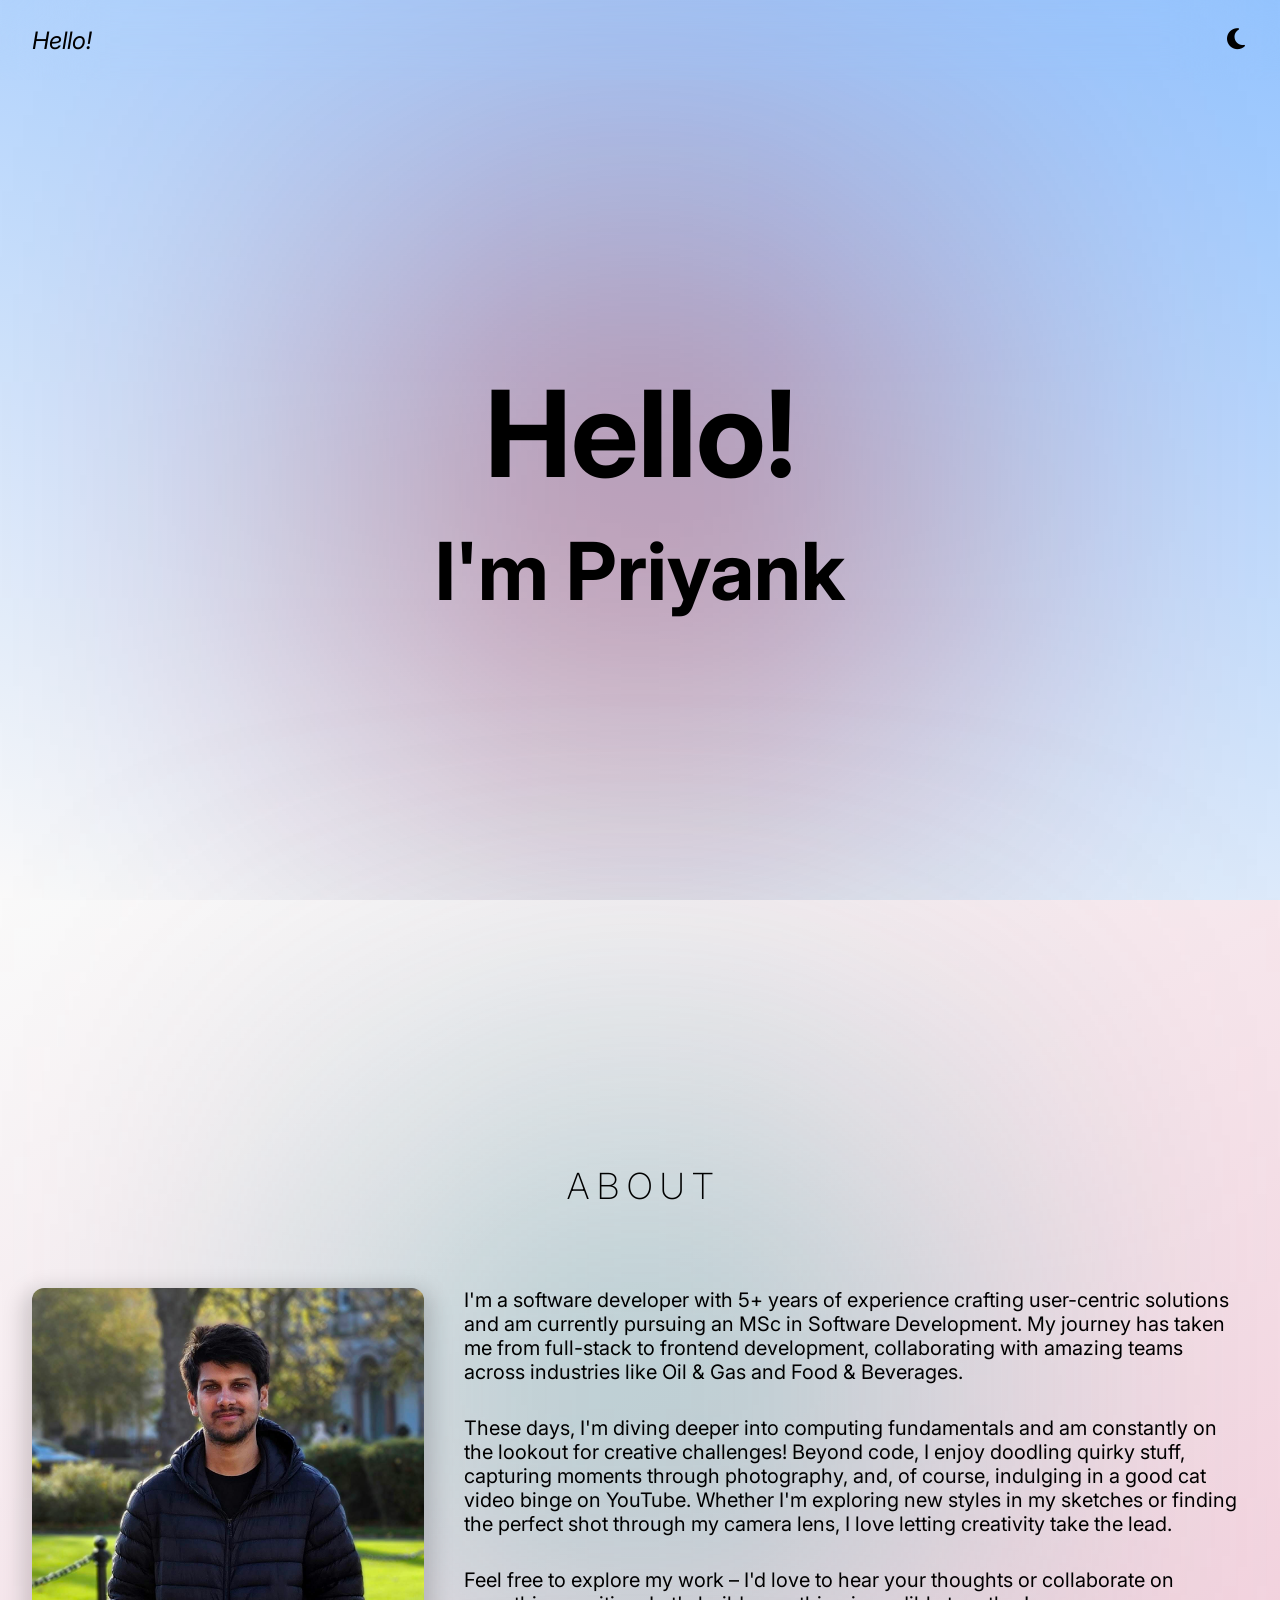
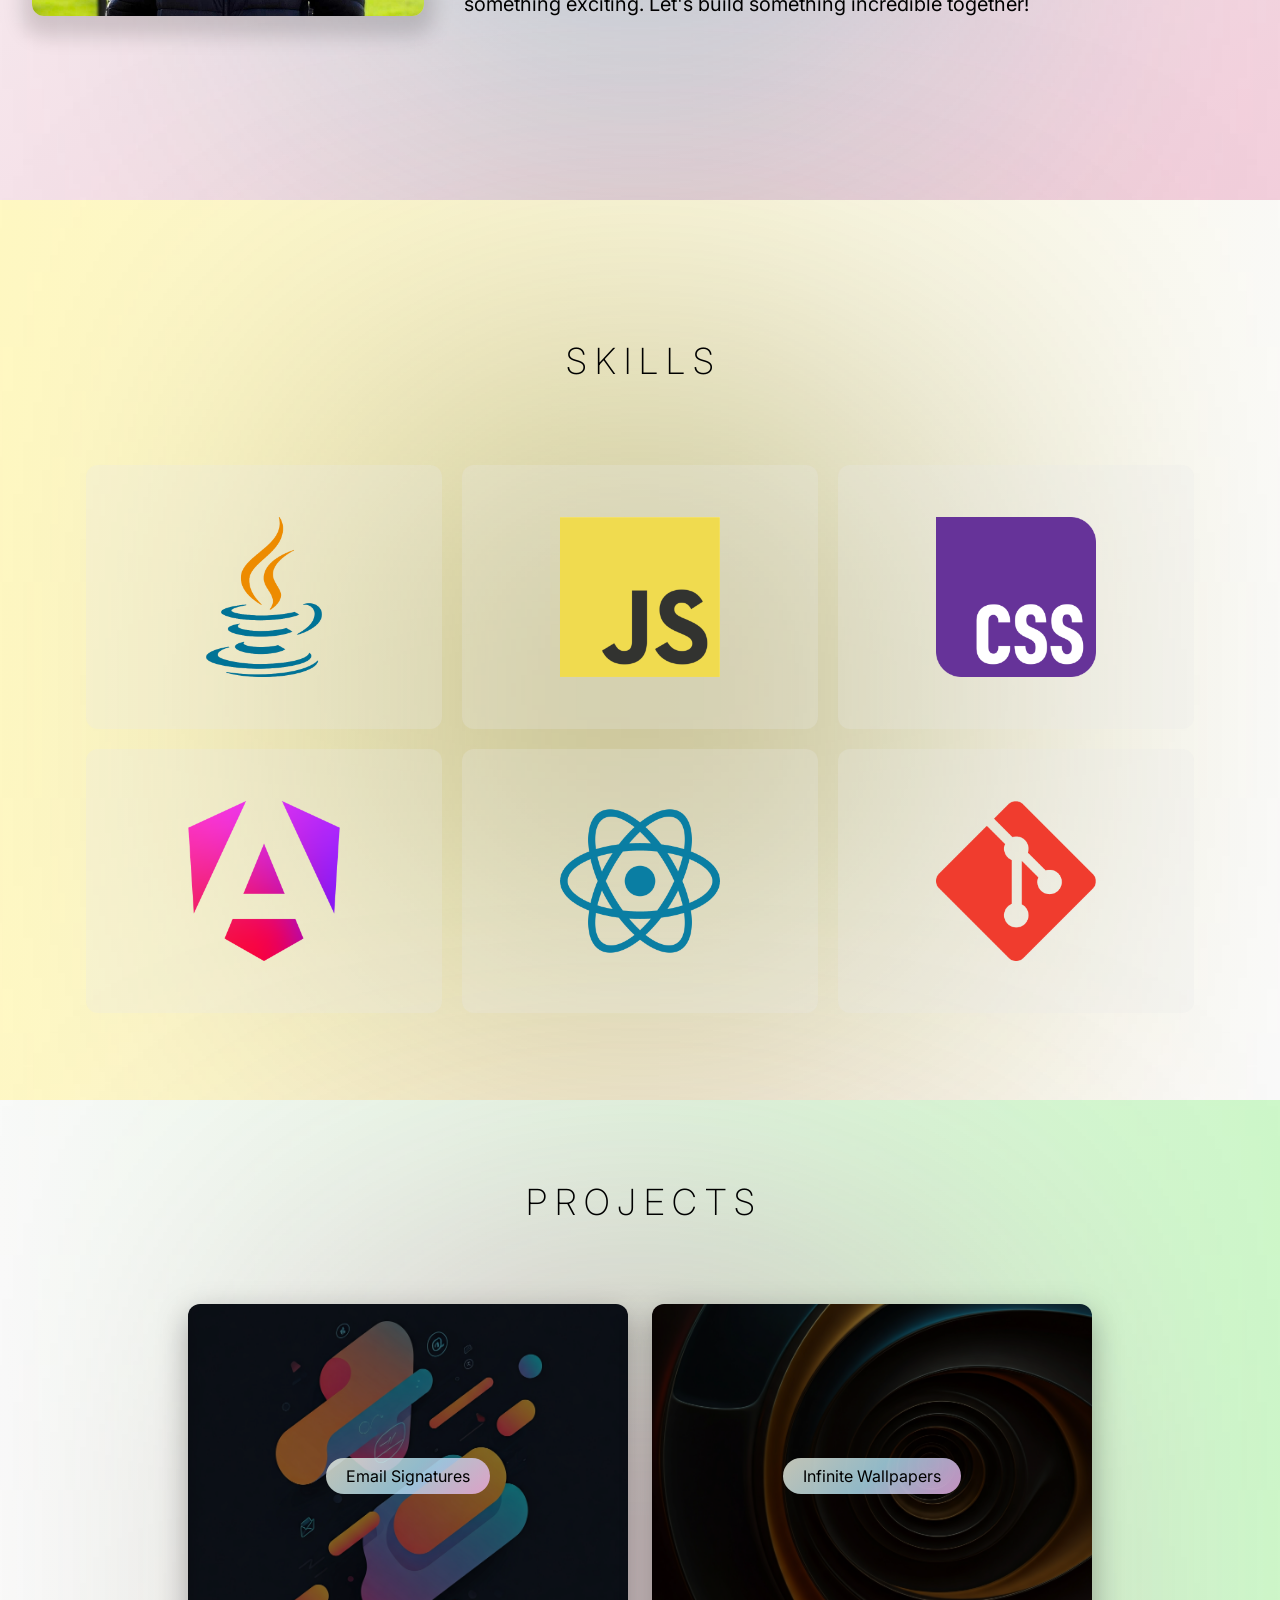
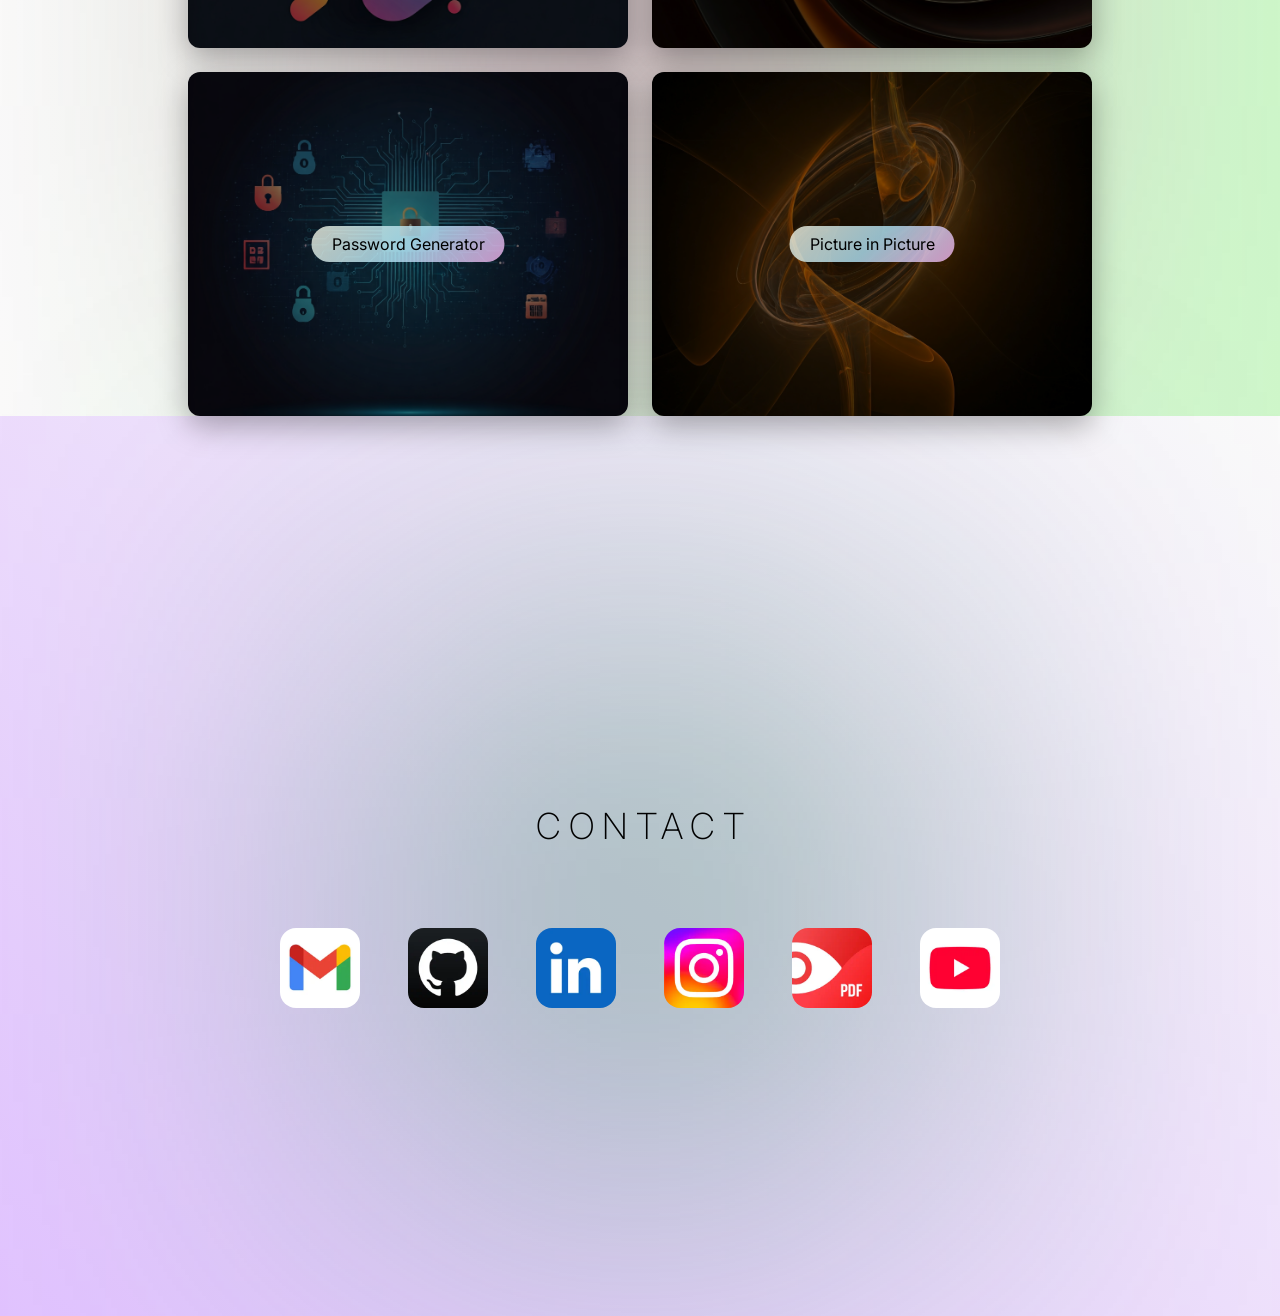
<file: v1/index.html>
<!DOCTYPE html>
<html lang="en">
  <head>
    <meta charset="UTF-8" />
    <meta name="viewport" content="width=device-width, initial-scale=1.0, minimum-scale=1.0" />
    <title>Priyank Patel</title>
    <link rel="icon" type="image/png" href="./favicon.png" />
    <link rel="stylesheet" href="https://cdnjs.cloudflare.com/ajax/libs/font-awesome/6.7.2/css/all.min.css" />
    <link rel="stylesheet" href="./style.css" />
  </head>
  <body>
    <!-- Detect touchscreen device -->
    <script type="text/javascript">
      if ('ontouchstart' in window || (window.DocumentTouch && document instanceof DocumentTouch)) {
        document.querySelector('body').classList.add('touch');
      }
    </script>

    <nav class="nav">
      <div class="menu">
        <a href="" class="home">Hello!</a>
        <ul>
          <li>
            <button type="button" id="theme-switch-button" title="Switch to dark mode">
              <i class="fa-solid fa-moon"></i>
            </button>
          </li>
        </ul>
      </div>
      <div class="blur"></div>
    </nav>

    <section class="hero-section">
      <div class="blob-container">
        <div class="blob-1"></div>
        <div class="blob-2"></div>
      </div>
      <div class="section-container">
        <div class="section-body">
          <h1 class="hello">
            <span>Hello!</span>
          </h1>
          <h2 class="introduction">I'm Priyank</h2>
        </div>
      </div>
      <button type="button" class="scroll-down-button hide" id="scroll-down-button" title="Scroll down">
        <img src="./images/scroll-down.gif" alt="Scroll down" />
      </button>
    </section>

    <section class="about-section" id="about-section">
      <div class="blob-container">
        <div class="blob-1"></div>
        <div class="blob-2"></div>
      </div>
      <div class="section-container">
        <div class="section-title">About</div>
        <div class="section-body">
          <div class="about-photo" id="about-photo">
            <img src="./assets/photo.jpg" alt="Profile photo" />
          </div>
          <div class="about-text" id="about-text">
            <p>
              I'm a software developer with 5+ years of experience crafting user-centric solutions and am currently
              pursuing an MSc in Software Development. My journey has taken me from full-stack to frontend development,
              collaborating with amazing teams across industries like Oil & Gas and Food & Beverages.
            </p>
            <p>
              These days, I'm diving deeper into computing fundamentals and am constantly on the lookout for creative
              challenges! Beyond code, I enjoy doodling quirky stuff, capturing moments through photography, and, of
              course, indulging in a good cat video binge on YouTube. Whether I'm exploring new styles in my sketches or
              finding the perfect shot through my camera lens, I love letting creativity take the lead.
            </p>
            <p>
              Feel free to explore my work – I'd love to hear your thoughts or collaborate on something exciting. Let's
              build something incredible together!
            </p>
          </div>
        </div>
      </div>
    </section>

    <section class="skills-section">
      <div class="blob-container">
        <div class="blob-1"></div>
        <div class="blob-2"></div>
      </div>
      <div class="section-container">
        <div class="section-title">Skills</div>
        <div class="section-body">
          <div class="skill-cards-container" id="skill-cards-container">
            <div class="skill-card java" title="Java">
              <div class="card-content">
                <a href="https://en.wikipedia.org/wiki/Java_(programming_language)" target="_blank">
                  <img src="./skills/java.png" alt="Java" />
                </a>
              </div>
            </div>
            <div class="skill-card javascript" title="JavaScript">
              <div class="card-content">
                <a href="https://en.wikipedia.org/wiki/JavaScript" target="_blank">
                  <img src="./skills/javascript.png" alt="JavaScript" />
                </a>
              </div>
            </div>
            <div class="skill-card css" title="CSS">
              <div class="card-content">
                <a href="https://en.wikipedia.org/wiki/CSS" target="_blank">
                  <img src="./skills/css.png" alt="CSS" />
                </a>
              </div>
            </div>
            <div class="skill-card angular" title="Angular">
              <div class="card-content">
                <a href="https://en.wikipedia.org/wiki/Angular_(web_framework)" target="_blank">
                  <img src="./skills/angular.png" alt="Angular" />
                </a>
              </div>
            </div>
            <div class="skill-card react" title="React">
              <div class="card-content">
                <a href="https://en.wikipedia.org/wiki/React_(software)" target="_blank">
                  <img src="./skills/react.png" alt="React" />
                </a>
              </div>
            </div>
            <div class="skill-card git" title="Git">
              <div class="card-content">
                <a href="https://en.wikipedia.org/wiki/Git" target="_blank">
                  <img src="./skills/git.png" alt="Git" />
                </a>
              </div>
            </div>
          </div>
        </div>
      </div>
    </section>

    <section class="projects-section">
      <div class="blob-container">
        <div class="blob-1"></div>
        <div class="blob-2"></div>
      </div>
      <div class="section-container">
        <div class="section-title">Projects</div>
        <div class="section-body">
          <div class="project-cards-container" id="project-cards-container">
            <div class="project-card">
              <a href="https://github.com/patel-priyank/Email-Signatures" target="_blank">
                <img src="./projects/email-signatures.jpg" alt="Email Signatures" />
                <span>Email Signatures</span>
                <div class="glare"></div>
              </a>
            </div>
            <div class="project-card">
              <a href="https://github.com/patel-priyank/Infinite-Wallpapers" target="_blank">
                <img src="./projects/infinite-wallpapers.jpg" alt="Infinite Wallpapers" />
                <span>Infinite Wallpapers</span>
                <div class="glare"></div>
              </a>
            </div>
            <div class="project-card">
              <a href="https://github.com/patel-priyank/Password-Generator" target="_blank">
                <img src="./projects/password-generator.jpg" alt="Password Generator" />
                <span>Password Generator</span>
                <div class="glare"></div>
              </a>
            </div>
            <div class="project-card">
              <a href="https://github.com/patel-priyank/Picture-In-Picture" target="_blank">
                <img src="./projects/picture-in-picture.jpg" alt="Picture in Picture" />
                <span>Picture in Picture</span>
                <div class="glare"></div>
              </a>
            </div>
          </div>
        </div>
      </div>
    </section>

    <section class="contact-section" id="contact-section">
      <div class="blob-container">
        <div class="blob-1"></div>
        <div class="blob-2"></div>
      </div>
      <div class="section-container">
        <div class="section-title">Contact</div>
        <div class="section-body">
          <a href="mailto:patel23priyank@gmail.com" target="_blank" title="Email">
            <span class="caption">Email</span>
            <img src="./contact/email.png" alt="Email" />
          </a>
          <a
            href="https://github.com/patel-priyank?tab=repositories&q=&type=&language=&sort=name"
            target="_blank"
            title="GitHub"
          >
            <span class="caption">GitHub</span>
            <img src="./contact/github.png" alt="GitHub" />
          </a>
          <a href="https://www.linkedin.com/in/patel23priyank/" target="_blank" title="LinkedIn">
            <span class="caption">LinkedIn</span>
            <img src="./contact/linkedin.png" alt="LinkedIn" />
          </a>
          <a href="https://www.instagram.com/_ig.priyank/" target="_blank" title="Instagram">
            <span class="caption">Instagram</span>
            <img src="./contact/instagram.png" alt="Instagram" />
          </a>
          <a href="./assets/cv-priyank.pdf" target="_blank" title="Curriculum Vitae">
            <span class="caption">Curriculum Vitae</span>
            <img src="./contact/curriculum-vitae.png" alt="Curriculum Vitae" />
          </a>
          <a href="https://www.youtube.com/watch?v=dQw4w9WgXcQ" target="_blank" title="YouTube">
            <span class="caption">YouTube</span>
            <img src="./contact/youtube.png" alt="YouTube" />
          </a>
        </div>
      </div>
    </section>

    <!-- Script -->
    <script src="./script.js"></script>
  </body>
</html>
</file>
<file: v1/style.css>
@import url('https://fonts.googleapis.com/css2?family=Inter:ital,opsz,wght@0,14..32,100..900;1,14..32,100..900&display=swap');

:root {
  --background: #fafafa;
  --blue: #479aff;
  --blue-alt: #94c4ff;
  --red: #db6b92;
  --red-alt: #f3cedb;
  --yellow: #ffea47;
  --yellow-alt: #fff8c2;
  --green: #6be75f;
  --green-alt: #cdf7c9;
  --purple: #a347ff;
  --purple-alt: #e1c2ff;
  --text: #000000;
  --card-glow-java: #ed8b00aa;
  --card-glow-javascript: #efda52aa;
  --card-glow-css: #663399aa;
  --card-glow-angular: #f50d4aaa;
  --card-glow-react: #0a7ea3aa;
  --card-glow-git: #f03c2faa;
  --card-background: #e6e6e640;
  --project-name-background: linear-gradient(135deg, #f2f3e2cc 0%, #b4e6f8cc 50%, #f4b3efcc 100%);
  --scroll-down-invert: 0;

  --hero-size-modifier: 1;
  --about-size-modifier: 1;
  --skills-size-modifier: 1;
  --projects-size-modifier: 1;
  --contact-size-modifier: 1;

  --max-width: 1320px;
  --width-padding: 0 2rem;
  --navbar-height: 5rem;
  --navbar-font-size: 1.5rem;
  --blob-size: min(40vh, 40vw);
  --blob-margin-x: calc(var(--blob-size) * 1.5);
  --blob-margin-y: calc(var(--blob-size) * 0.5);
  --blob-blur: 200px;
  --section-container-gap: 5rem;
  --section-title-font-size: 2.25rem;
  --hello-font-size: calc(7.5rem / var(--hero-size-modifier));
  --introduction-font-size: calc(var(--hello-font-size) / 1.5);
  --scroll-down-button-size: 2.5rem;
  --scroll-down-button-bottom-margin: 2.5rem;
  --about-section-columns: 1fr 2fr;
  --about-photo-border-radius: 12px;
  --about-text-align: start;
  --about-text-font-size: 1.25rem;
  --skill-cards-container-columns: repeat(3, 1fr);
  --skill-card-border-radius: 12px;
  --skill-card-height: calc(16.75rem / var(--skills-size-modifier));
  --skill-card-width: calc(22.5rem / var(--skills-size-modifier));
  --skill-card-link-padding: calc(3.25rem / var(--skills-size-modifier));
  --skill-card-glow-size: calc(var(--skill-card-width) * 0.75);
  --project-cards-container-columns: repeat(2, 1fr);
  --project-cards-container-gap: 1.5rem;
  --project-card-border-radius: 12px;
  --project-card-height: calc(21.5rem / var(--projects-size-modifier));
  --project-card-width: calc(27.5rem / var(--projects-size-modifier));
  --project-name-font-size: 1rem;
  --contact-icons-container-columns: repeat(6, 1fr);
  --contact-icons-gap: 3rem;
  --contact-icon-width: 5rem;
  --contact-icon-border-radius: 16px;
  --contact-caption-font-size: 1.25rem;
  --contact-caption-padding: 0.5rem 1rem;
  --contact-caption-border-radius: 8px;
  --contact-arrow-height: 15px;
  --contact-arrow-width: calc(var(--contact-arrow-height) * 2 / 3);
  --contact-arrow-bottom-margin: 115%;
}

[data-theme='dark'] {
  --background: #020202;
  --blue: #3b5b7f;
  --blue-alt: #081a42;
  --red: #9f3c5b;
  --red-alt: #9b3e56;
  --yellow: #b89c2f;
  --yellow-alt: #493a13;
  --green: #4c9b38;
  --green-alt: #2b5d26;
  --purple: #7f1dbf;
  --purple-alt: #5a0f9e;
  --text: #ffffff;
  --card-glow-java: #ed8b0077;
  --card-glow-javascript: #efdb5077;
  --card-glow-css: #66339977;
  --card-glow-angular: #f50d4a77;
  --card-glow-react: #0a7ea377;
  --card-glow-git: #f03c2f77;
  --card-background: #1a1a1a0d;
  --project-name-background: linear-gradient(135deg, #1c1d0ccc 0%, #07394bcc 50%, #4c0b46cc 100%);
  --scroll-down-invert: 1;
}

html {
  box-sizing: border-box;
  scroll-behavior: smooth;
}

body {
  margin: 0;
  min-height: 100svh;
  font-family: Inter, sans-serif;
  color: var(--text);
}

button {
  border: none;
  background: none;
  outline: none;
  cursor: pointer;
  padding: 0;
  color: var(--text);
}

a:link,
a:visited,
a:hover,
a:active {
  color: var(--text);
  outline: none;
  text-decoration: none;
}

/* Nav bar */

.nav {
  position: fixed;
  top: 0;
  left: 0;
  right: 0;
  height: var(--navbar-height);
  z-index: 100;
  max-width: var(--max-width);
  margin: 0 auto;
  padding: var(--width-padding);
}

.menu {
  display: flex;
  justify-content: space-between;
  align-items: center;
  z-index: 200;
  position: relative;
  height: var(--navbar-height);
  box-sizing: border-box;
}

.home {
  font-size: var(--navbar-font-size);
  font-style: italic;
}

.menu ul {
  margin: 0;
  padding: 0;
}

.menu li {
  display: inline-block;
  list-style: none;
  width: 1.5rem;
}

.menu li:not(:last-of-type) {
  margin-right: 1rem;
}

.menu button {
  font-size: var(--navbar-font-size);
  width: 100%;
}

.nav .blur {
  position: fixed;
  left: 0;
  top: 0;
  right: 0;
  height: var(--navbar-height);
  z-index: 150;
  backdrop-filter: blur(50px);
}

/* Blobs */

.blob-container {
  position: absolute;
  top: 50%;
  left: 50%;
  transform: translate(-50%, -50%);
  height: calc(var(--blob-margin-y) + var(--blob-size));
  width: calc(var(--blob-margin-x) + var(--blob-size));
  display: flex;
  align-items: center;
  justify-content: center;
  margin-top: calc(var(--navbar-height) / 2);
  filter: blur(var(--blob-blur));
}

.blob-1,
.blob-2 {
  position: absolute;
  height: var(--blob-size);
  width: var(--blob-size);
  mix-blend-mode: difference;
}

.blob-1 {
  animation: blob-1-anim 10s ease-in-out infinite;
}

.blob-2 {
  animation: blob-2-anim 10s ease-in-out infinite;
}

/* Sections */

section {
  min-height: 100svh;
  display: flex;
  align-items: center;
  justify-content: center;
  position: relative;
}

.section-container {
  z-index: 10;
  margin-top: var(--navbar-height);
  padding: var(--width-padding);
  text-align: center;
  max-width: var(--max-width);
  display: flex;
  flex-direction: column;
  gap: var(--section-container-gap);
}

.section-title {
  font-size: var(--section-title-font-size);
  text-transform: uppercase;
  letter-spacing: 0.5rem;
  font-weight: 200;
  margin-right: -0.5rem;
}

/* Hero section */

.hero-section {
  background: linear-gradient(196deg, var(--blue-alt) 0%, var(--background) 100%);
}

.hero-section .blob-1 {
  background-color: var(--yellow);
}

.hero-section .blob-2 {
  background-color: var(--green);
}

.hello {
  font-size: var(--hello-font-size);
  margin: 0;
  position: relative;
}

.introduction {
  font-size: var(--introduction-font-size);
  margin: 0;
  margin-top: 1rem;
}

.scroll-down-button {
  position: absolute;
  height: var(--scroll-down-button-size);
  bottom: var(--scroll-down-button-bottom-margin);
  opacity: 0.5;
}

.scroll-down-button.hide {
  opacity: 0;
  pointer-events: none;
  user-select: none;
}

.scroll-down-button img {
  height: inherit;
  filter: invert(var(--scroll-down-invert));
}

/* About section */

.about-section {
  background: linear-gradient(330deg, var(--red-alt) 0%, var(--background) 100%);
}

.about-section .blob-1 {
  background-color: var(--green);
}

.about-section .blob-2 {
  background-color: var(--purple);
}

.about-section .section-body {
  display: grid;
  grid-template-columns: var(--about-section-columns);
  gap: 2.5rem;
}

.about-photo {
  display: flex;
  align-items: center;
  justify-content: center;
  overflow: hidden;
  border-radius: var(--about-photo-border-radius);
  box-shadow: 0 10px 20px 10px rgba(0, 0, 0, 0.15);
}

.about-photo img {
  height: 0;
  width: 0;
  object-fit: cover;
}

.about-text {
  text-align: var(--about-text-align);
  font-size: var(--about-text-font-size);
}

.about-text p {
  margin: 0;
}

.about-text p:not(:last-of-type) {
  margin-bottom: 2rem;
}

/* Skills section */

.skills-section {
  background: linear-gradient(95deg, var(--yellow-alt) 0%, var(--background) 100%);
}

.skills-section .blob-1 {
  background-color: var(--purple);
}

.skills-section .blob-2 {
  background-color: var(--blue);
}

.skills-section .section-container {
  gap: 0; /* override with skill-cards-container margin and padding */
}

.skill-cards-container {
  display: grid;
  grid-template-columns: var(--skill-cards-container-columns);
  gap: 1rem;
  margin-top: calc(var(--section-container-gap) / 3 * 2);
  padding: calc(var(--section-container-gap) / 3);
}

.skill-card {
  border-radius: var(--skill-card-border-radius);
  height: var(--skill-card-height);
  width: var(--skill-card-width);
  position: relative;
  transition: all 0.35s;
}

.skill-card::after {
  content: '';
  position: absolute;
  top: 0;
  left: 0;
  height: 100%;
  width: 100%;
  border-radius: inherit;
  opacity: 0;
  transition: all 0.35s;
}

.skill-card.java::after {
  background: radial-gradient(
    var(--skill-card-glow-size) circle at var(--mouse-x) var(--mouse-y),
    var(--card-glow-java),
    transparent
  );
}

.skill-card.javascript::after {
  background: radial-gradient(
    var(--skill-card-glow-size) circle at var(--mouse-x) var(--mouse-y),
    var(--card-glow-javascript),
    transparent
  );
}

.skill-card.css::after {
  background: radial-gradient(
    var(--skill-card-glow-size) circle at var(--mouse-x) var(--mouse-y),
    var(--card-glow-css),
    transparent
  );
}

.skill-card.angular::after {
  background: radial-gradient(
    var(--skill-card-glow-size) circle at var(--mouse-x) var(--mouse-y),
    var(--card-glow-angular),
    transparent
  );
}

.skill-card.react::after {
  background: radial-gradient(
    var(--skill-card-glow-size) circle at var(--mouse-x) var(--mouse-y),
    var(--card-glow-react),
    transparent
  );
}

.skill-card.git::after {
  background: radial-gradient(
    var(--skill-card-glow-size) circle at var(--mouse-x) var(--mouse-y),
    var(--card-glow-git),
    transparent
  );
}

.skill-cards-container:hover .skill-card::after {
  opacity: 1;
}

.skill-card .card-content {
  position: absolute;
  background-color: var(--card-background);
  border-radius: inherit;
  inset: 2px;
  z-index: 20;
}

.skill-card a {
  height: 100%;
  width: 100%;
  padding: var(--skill-card-link-padding);
  border-radius: inherit;
  display: inline-block;
  box-sizing: border-box;
}

.skill-card img {
  height: 100%;
  aspect-ratio: 1;
  transition: all 0.35s;
}

body:not(.touch) .skill-card:hover img {
  transform: scale(1.075);
}

/* Projects section */

.projects-section {
  background: linear-gradient(268deg, var(--green-alt) 0%, var(--background) 100%);
}

.projects-section .blob-1 {
  background-color: var(--blue);
}

.projects-section .blob-2 {
  background-color: var(--red);
}

.project-cards-container {
  display: grid;
  grid-template-columns: var(--project-cards-container-columns);
  gap: var(--project-cards-container-gap);
}

.project-card {
  --shadow-x: 0px;
  --shadow-y: 10px;
  border-radius: var(--project-card-border-radius);
  height: var(--project-card-height);
  width: var(--project-card-width);
  position: relative;
  transition: all 0.35s;
}

.project-card a {
  display: block;
  border-radius: inherit;
  height: 100%;
  overflow: hidden;
  position: relative;
  transform: rotateX(var(--rotate-x)) rotateY(var(--rotate-y));
  filter: drop-shadow(var(--shadow-x) var(--shadow-y) 15px rgba(0, 0, 0, 0.3));
  transition: all 0.35s;
}

.project-card img {
  object-fit: cover;
  height: 100%;
  width: 100%;
  filter: brightness(0.5);
}

.project-card span {
  position: absolute;
  top: 50%;
  left: 50%;
  transform: translate(-50%, -50%);
  background: var(--project-name-background);
  font-size: var(--project-name-font-size);
  padding: 0.5rem 1.25rem;
  border-radius: calc(var(--project-card-border-radius) * 2);
}

.project-card .glare {
  position: absolute;
  top: 0;
  height: 100%;
  width: 100%;
  background: radial-gradient(circle at var(--glare-x) var(--glare-y), #cec, transparent);
  mix-blend-mode: hard-light;
  opacity: 0;
  border-radius: inherit;
  pointer-events: none;
  transition: all 0.35s;
}

.project-card:hover .glare {
  opacity: 0.15;
}

/* Contact section */

.contact-section {
  background: linear-gradient(39deg, var(--purple-alt) 0%, var(--background) 100%);
}

.contact-section .blob-1 {
  background-color: var(--red);
}

.contact-section .blob-2 {
  background-color: var(--yellow);
}

.contact-section .section-body {
  font-size: 5rem;
  display: grid;
  grid-template-columns: var(--contact-icons-container-columns);
  justify-content: center;
  place-items: center;
  gap: var(--contact-icons-gap);
}

.contact-section a {
  width: var(--contact-icon-width);
  display: flex;
  justify-content: center;
  position: relative;
  transition: all 0.35s;
}

.caption {
  padding: var(--contact-caption-padding);
  border-radius: var(--contact-caption-border-radius);
  background-color: var(--text);
  color: var(--background);
  font-size: var(--contact-caption-font-size);
  position: absolute;
  bottom: calc(var(--contact-arrow-bottom-margin) + var(--contact-arrow-height));
  display: none;
  white-space: nowrap;
}

.caption::after {
  content: '';
  position: absolute;
  top: 100%;
  left: 50%;
  transform: translateX(-50%);
  height: 0;
  width: 0;
  border-left: var(--contact-arrow-width) solid transparent;
  border-right: var(--contact-arrow-width) solid transparent;
  border-top: var(--contact-arrow-height) solid var(--text);
}

.contact-section img {
  width: 100%;
  border-radius: var(--contact-icon-border-radius);
}

body:not(.touch) .contact-section a:hover * {
  animation: bounce 1s;
}

body:not(.touch) .contact-section a:hover .caption {
  display: block;
}

/* Animations */

@keyframes blob-1-anim {
  0%,
  100% {
    margin: 0 var(--blob-margin-x) var(--blob-margin-y) 0;
  }

  50% {
    margin: 0 0 var(--blob-margin-y) var(--blob-margin-x);
  }
}

@keyframes blob-2-anim {
  0%,
  100% {
    margin: var(--blob-margin-y) 0 0 var(--blob-margin-x);
  }

  50% {
    margin: var(--blob-margin-y) var(--blob-margin-x) 0 0;
  }
}

@keyframes bounce {
  0%,
  50%,
  100% {
    transform: translateY(0px);
  }

  25% {
    transform: translateY(-30px);
  }

  70% {
    transform: translateY(-15px);
  }
}

/* Media queries: Large */

@media (max-width: 1200px) {
}

/* Media queries: Medium */

@media (max-width: 992px) {
}

/* Media queries: Small */

@media (max-width: 768px) {
}

/* Media queries: Extra small */

@media (max-width: 576px) {
  :root {
    --hero-size-modifier: 2.5;
    --about-size-modifier: 1;
    --skills-size-modifier: 2.5;
    --projects-size-modifier: 2.75;
    --contact-size-modifier: 1;

    --max-width: 540px;
    --width-padding: 0 1rem;
    --navbar-height: 4.15rem;
    --navbar-font-size: 1.15rem;
    --blob-size: min(40vh, 40vw);
    --blob-margin-x: calc(var(--blob-size) * 1.25);
    --blob-margin-y: calc(var(--blob-size) * 0.85);
    --blob-blur: 100px;
    --section-container-gap: 3rem;
    --section-title-font-size: 1.5rem;
    --hello-font-size: calc(7.5rem / var(--hero-size-modifier));
    --introduction-font-size: calc(var(--hello-font-size) / 1.5);
    --scroll-down-button-size: 1.5rem;
    --scroll-down-button-bottom-margin: 1.5rem;
    --about-section-columns: 1fr;
    --about-photo-border-radius: 12px;
    --about-text-align: start;
    --about-text-font-size: 1rem;
    --skill-cards-container-columns: repeat(2, 1fr);
    --skill-card-border-radius: 6px;
    --skill-card-height: calc(16.75rem / var(--skills-size-modifier));
    --skill-card-width: calc(22.5rem / var(--skills-size-modifier));
    --skill-card-link-padding: calc(3.25rem / var(--skills-size-modifier));
    --skill-card-glow-size: calc(var(--skill-card-width) * 0.75);
    --project-cards-container-columns: repeat(2, 1fr);
    --project-cards-container-gap: 1rem;
    --project-card-border-radius: 8px;
    --project-card-height: calc(21.5rem / var(--projects-size-modifier));
    --project-card-width: calc(27.5rem / var(--projects-size-modifier));
    --project-name-font-size: 0.5rem;
    --contact-icons-container-columns: repeat(2, 1fr);
    --contact-icons-gap: 2rem;
    --contact-icon-width: 2.5rem;
    --contact-icon-border-radius: 8px;
    --contact-caption-font-size: 0.75rem;
    --contact-caption-padding: 0.35rem 0.5rem;
    --contact-caption-border-radius: 6px;
    --contact-arrow-height: 10px;
    --contact-arrow-width: calc(var(--contact-arrow-height) * 2 / 3);
    --contact-arrow-bottom-margin: 110%;
  }
}
</file>
